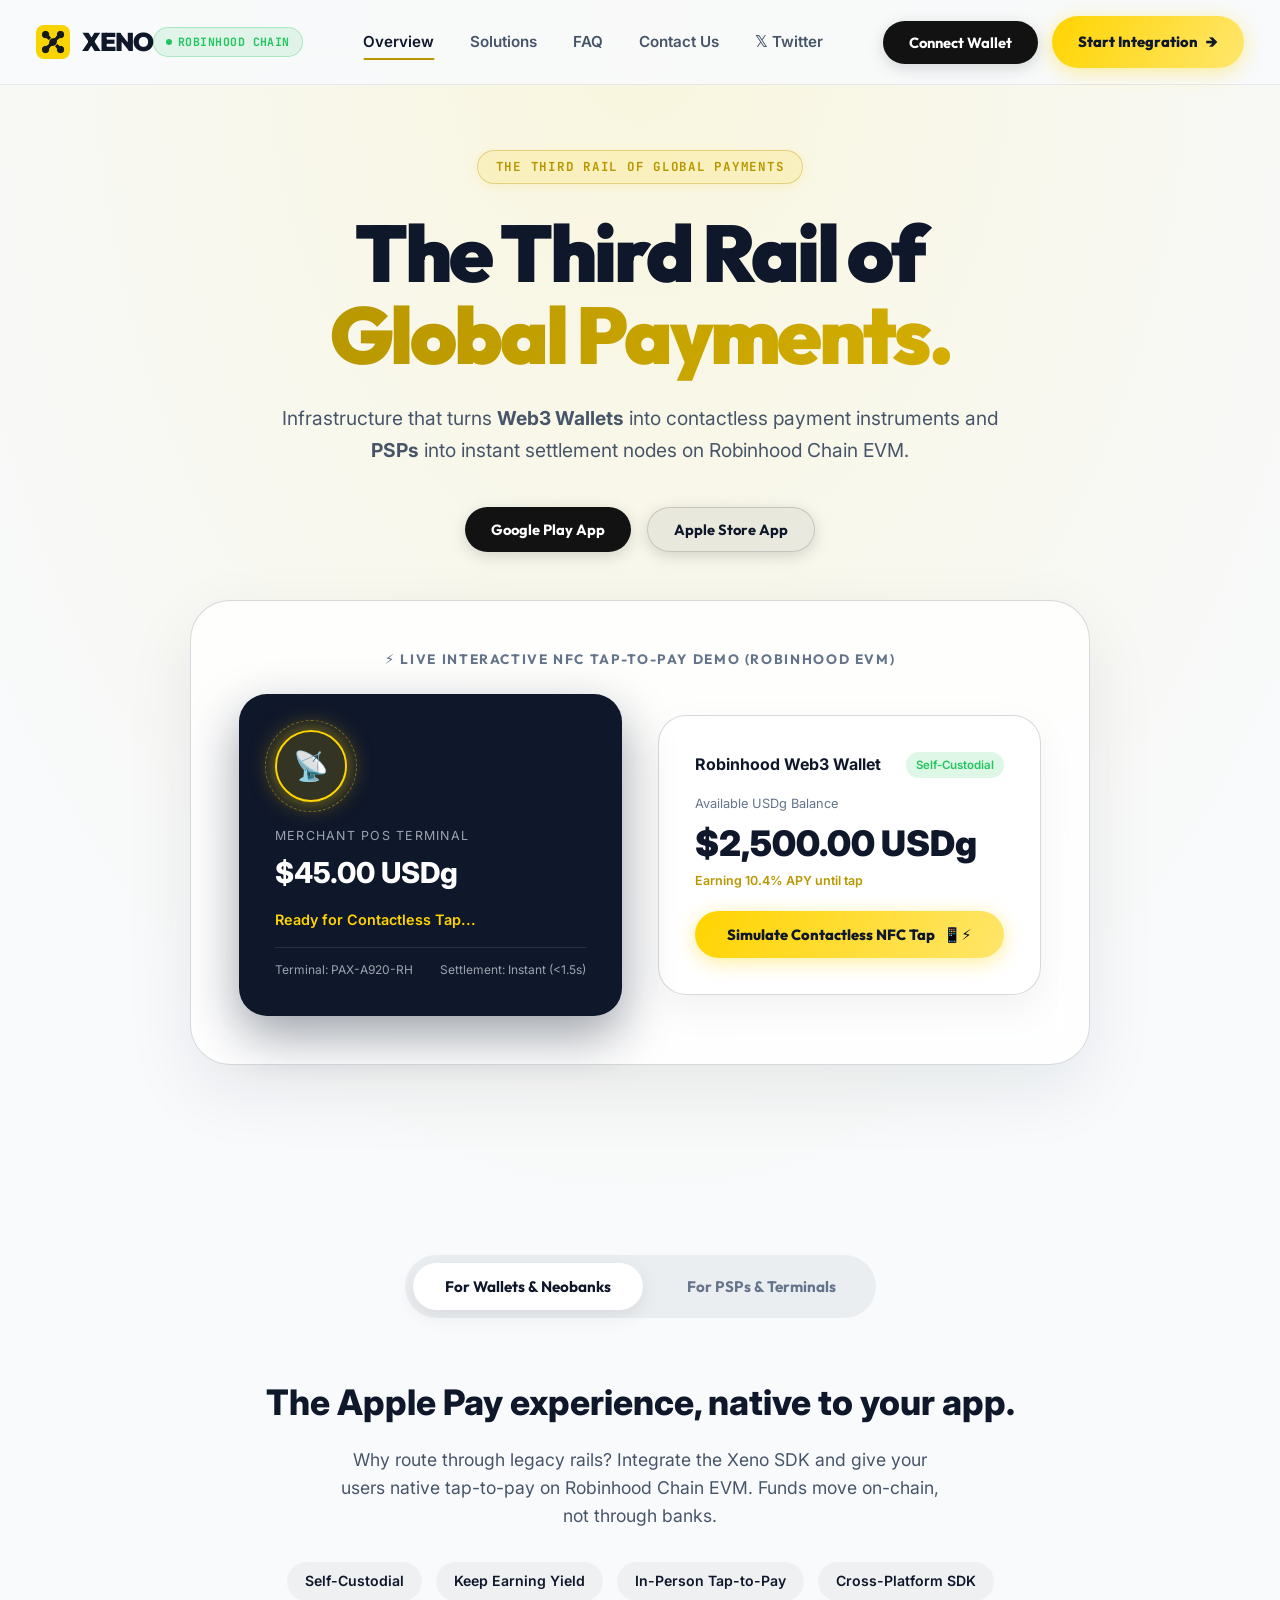
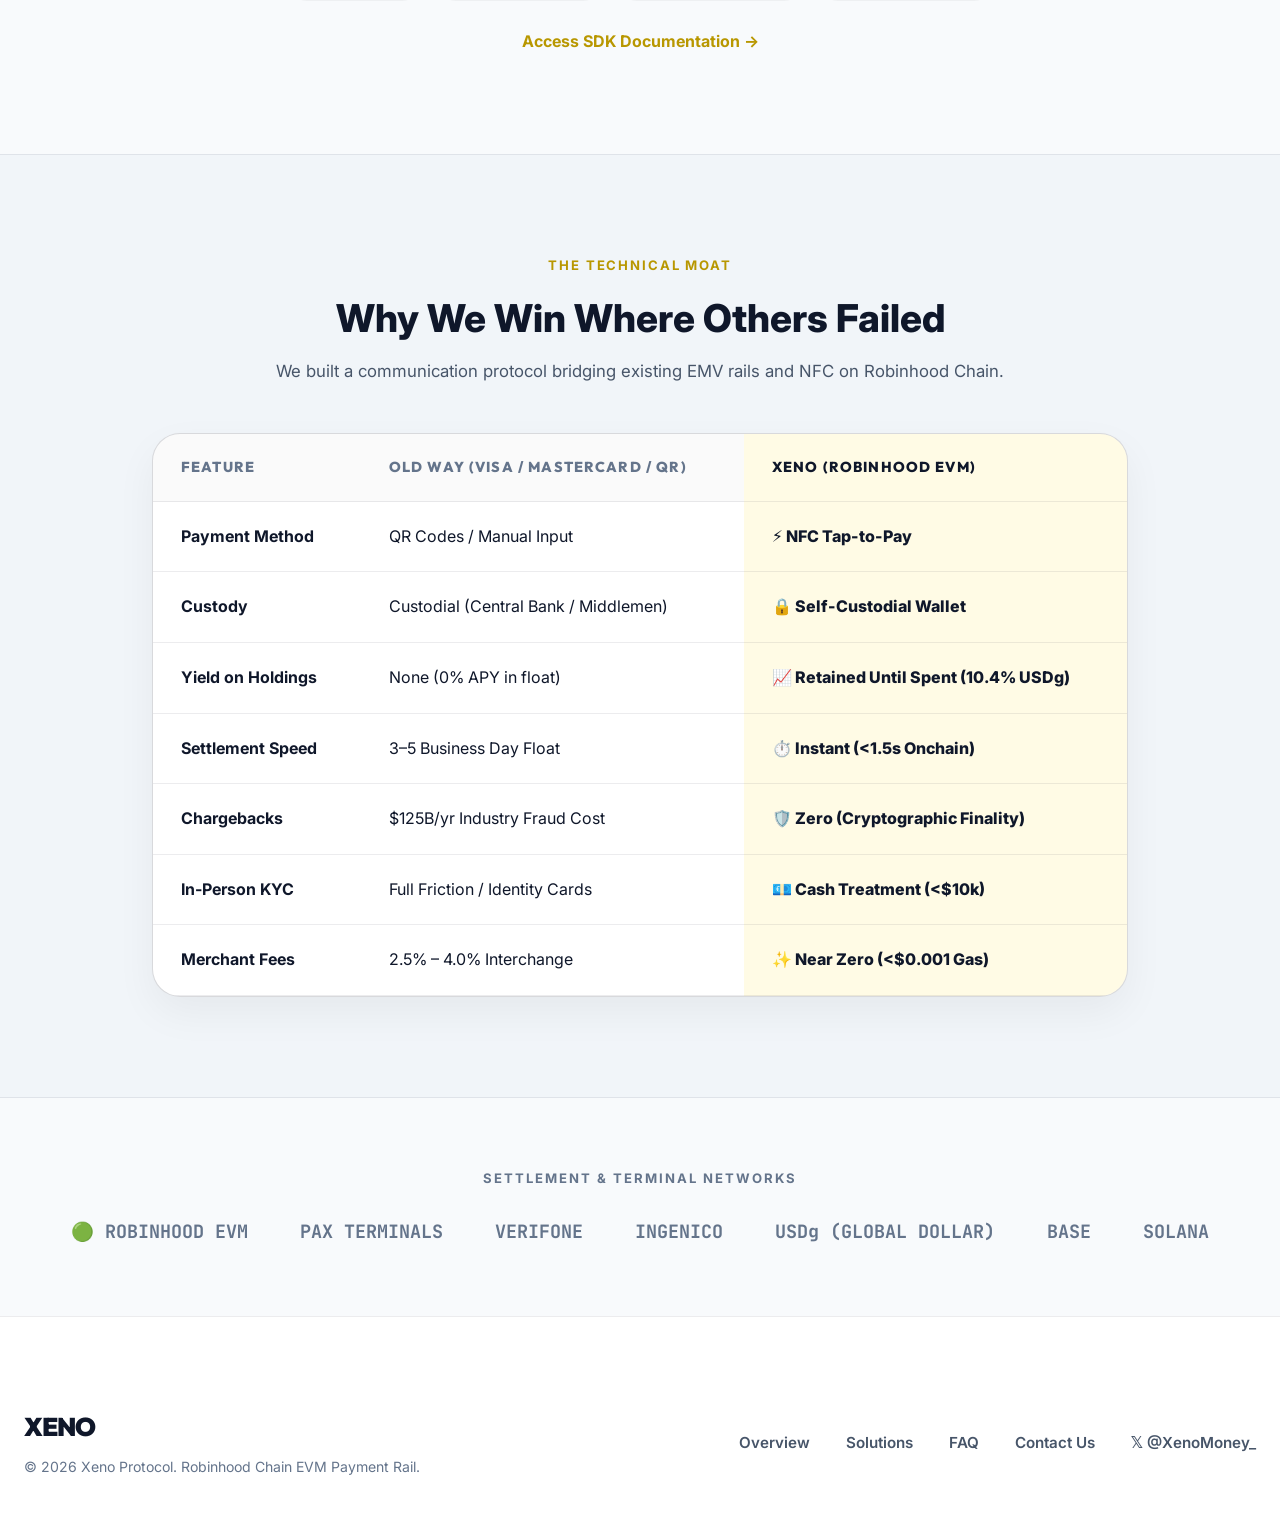
<file: index.html>
<!DOCTYPE html>
<html lang="en">
<head>
  <meta charset="utf-8" />
  <meta name="viewport" content="width=device-width, initial-scale=1" />
  <title>Xeno | A New Card Scheme Alongside Visa & Mastercard (Robinhood Chain)</title>
  <meta name="description" content="Xeno is a new card scheme for stablecoins. Self-custodial NFC tap-to-pay with instant settlement, zero chargebacks, and no middlemen on Robinhood Chain EVM." />
  <meta name="theme-color" content="#f8fafc" />
  <link rel="stylesheet" href="styles.css" />
  <link rel="icon" type="image/png" href="favicon.png" />
  <link rel="icon" type="image/svg+xml" href="favicon.svg" />
  <link rel="apple-touch-icon" href="apple-touch-icon.png" />
  <meta property="og:title" content="Xeno | The Third Rail of Global Payments" />
  <meta property="og:description" content="Infrastructure that turns Web3 Wallets into contactless payment instruments and PSPs into instant settlement nodes." />
  <meta name="virtual-protocol-site-verification" content="8f9d9d792d46a58b9f2fd79cabc322c4" />
</head>
<body>

  <!-- Header Navigation -->
  <header class="navbar">
    <div class="navbar-inner">
      <div style="display: flex; align-items: center;">
        <a href="index.html" class="brand-logo">
          <img src="logo.png" alt="Xeno logo" style="width: 34px; height: 34px; border-radius: 8px; object-fit: contain;">
          <span>XENO</span>
        </a>

        <div class="chain-tag">
          <span style="width: 6px; height: 6px; border-radius: 50%; background: #22c55e; display: inline-block;"></span>
          ROBINHOOD CHAIN
        </div>
      </div>

      <nav class="nav-links">
        <a href="index.html" class="nav-link active">Overview</a>
        <a href="solutions.html" class="nav-link">Solutions</a>
        <a href="faq.html" class="nav-link">FAQ</a>
        <a href="contact.html" class="nav-link">Contact Us</a>
        <a href="https://x.com/XenoMoney_" target="_blank" class="nav-link">𝕏 Twitter</a>
      </nav>

      <div style="display: flex; align-items: center; gap: 14px;">
        <button class="btn-black connect-wallet-trigger" onclick="openWalletModal()">Connect Wallet</button>
        <a href="contact.html" class="btn-yellow">
          <span>Start Integration</span>
          <span style="font-size: 1.1rem;">→</span>
        </a>
      </div>
    </div>
  </header>

  <!-- HERO SECTION -->
  <section class="hero">
    <div class="max-w-7xl">
      <div class="hero-badge">THE THIRD RAIL OF GLOBAL PAYMENTS</div>
      
      <h1 class="hero-title">
        The Third Rail of<br/>
        <span class="highlight">Global Payments.</span>
      </h1>

      <p class="hero-sub">
        Infrastructure that turns <strong>Web3 Wallets</strong> into contactless payment instruments and <strong>PSPs</strong> into instant settlement nodes on Robinhood Chain EVM.
      </p>

      <div style="display: flex; justify-content: center; gap: 16px; margin-bottom: 40px; flex-wrap: wrap;">
        <button class="btn-black" onclick="openWalletModal()">
          <span>Google Play App</span>
        </button>
        <button class="btn-black" style="background: rgba(0,0,0,0.06); color: var(--text-primary); border: 1px solid var(--stroke-strong);" onclick="openWalletModal()">
          <span>Apple Store App</span>
        </button>
      </div>

      <!-- NFC TAP-TO-PAY TERMINAL SIMULATOR WIDGET -->
      <div class="nfc-simulator-wrap">
        <div style="font-family: var(--font-display); font-size: 0.85rem; font-weight: 700; color: var(--text-muted); text-transform: uppercase; letter-spacing: 0.12em; margin-bottom: 24px;">
          ⚡ LIVE INTERACTIVE NFC TAP-TO-PAY DEMO (ROBINHOOD EVM)
        </div>

        <div class="simulator-grid">
          
          <!-- POS Terminal Card -->
          <div class="pos-terminal-card">
            <div class="nfc-signal-ring">📡</div>
            <div style="font-size: 0.78rem; color: #9ca3af; text-transform: uppercase; letter-spacing: 0.1em; margin-bottom: 4px;">MERCHANT POS TERMINAL</div>
            <div style="font-size: 1.8rem; font-weight: 800; color: #ffffff; margin-bottom: 12px;">$45.00 USDg</div>
            
            <div id="terminalStatusText" style="font-family: var(--font-body); font-size: 0.9rem; color: var(--accent-yellow); font-weight: 600; margin-bottom: 16px;">
              Ready for Contactless Tap...
            </div>
            
            <div style="border-top: 1px solid rgba(255,255,255,0.1); padding-top: 12px; display: flex; justify-content: space-between; font-size: 0.75rem; color: #9ca3af;">
              <span>Terminal: PAX-A920-RH</span>
              <span id="terminalTxHash">Settlement: Instant (&lt;1.5s)</span>
            </div>
          </div>

          <!-- Phone Wallet Card -->
          <div class="phone-wallet-card">
            <div style="display: flex; justify-content: space-between; align-items: center; margin-bottom: 16px;">
              <span style="font-weight: 700; font-size: 1rem; color: var(--text-primary);">Robinhood Web3 Wallet</span>
              <span style="background: rgba(34,197,94,0.15); color: #22c55e; padding: 4px 10px; border-radius: 999px; font-size: 0.72rem; font-weight: 600;">Self-Custodial</span>
            </div>

            <div style="margin-bottom: 20px;">
              <div style="font-size: 0.8rem; color: var(--text-muted);">Available USDg Balance</div>
              <div id="walletBalanceDisplay" style="font-size: 2.2rem; font-weight: 900; color: var(--text-primary);">$2,500.00 USDg</div>
              <div style="font-size: 0.78rem; color: var(--accent-yellow-dark); font-weight: 600;">Earning 10.4% APY until tap</div>
            </div>

            <button id="simulateNfcTapBtn" class="btn-yellow" style="width: 100%; justify-content: center; padding: 14px 0;">
              <span>Simulate Contactless NFC Tap</span>
              <span>📱⚡</span>
            </button>
          </div>

        </div>
      </div>
    </div>
  </section>

  <!-- TAB SWITCHER SOLUTIONS SECTION -->
  <section class="switcher-section">
    <div class="max-w-5xl" style="text-align: center;">
      <div class="tab-buttons">
        <button class="tab-btn active" data-tab="wallets">For Wallets & Neobanks</button>
        <button class="tab-btn" data-tab="psps">For PSPs & Terminals</button>
      </div>

      <!-- Content 1: Wallets -->
      <div id="walletsSolutionContent">
        <h2 style="font-size: 2.2rem; font-weight: 800; margin-bottom: 16px;">The Apple Pay experience, native to your app.</h2>
        <p style="color: var(--text-secondary); font-size: 1.1rem; max-width: 620px; margin: 0 auto 32px;">
          Why route through legacy rails? Integrate the Xeno SDK and give your users native tap-to-pay on Robinhood Chain EVM. Funds move on-chain, not through banks.
        </p>

        <div style="display: flex; justify-content: center; gap: 14px; flex-wrap: wrap; margin-bottom: 28px;">
          <span style="background: rgba(0,0,0,0.04); padding: 8px 18px; border-radius: 999px; font-weight: 600; font-size: 0.88rem;">Self-Custodial</span>
          <span style="background: rgba(0,0,0,0.04); padding: 8px 18px; border-radius: 999px; font-weight: 600; font-size: 0.88rem;">Keep Earning Yield</span>
          <span style="background: rgba(0,0,0,0.04); padding: 8px 18px; border-radius: 999px; font-weight: 600; font-size: 0.88rem;">In-Person Tap-to-Pay</span>
          <span style="background: rgba(0,0,0,0.04); padding: 8px 18px; border-radius: 999px; font-weight: 600; font-size: 0.88rem;">Cross-Platform SDK</span>
        </div>

        <a href="solutions.html" style="color: var(--accent-yellow-dark); font-weight: 700; font-size: 1rem;">
          Access SDK Documentation →
        </a>
      </div>

      <!-- Content 2: PSPs -->
      <div id="pspsSolutionContent" style="display: none;">
        <h2 style="font-size: 2.2rem; font-weight: 800; margin-bottom: 16px;">A New Card Scheme. Alongside Visa & Mastercard.</h2>
        <p style="color: var(--text-secondary); font-size: 1.1rem; max-width: 620px; margin: 0 auto 32px;">
          Xeno integrates as a kernel update on existing PAX, Verifone, and Ingenico terminals. Accept USDg stablecoin payments with instant settlement and zero chargebacks.
        </p>
        <a href="solutions.html" style="color: var(--accent-yellow-dark); font-weight: 700; font-size: 1rem;">
          View Terminal Kernel Specifications →
        </a>
      </div>
    </div>
  </section>

  <!-- TECHNICAL COMPARISON MATRIX -->
  <section class="comparison-section">
    <div class="max-w-5xl">
      <div style="text-align: center; margin-bottom: 48px;">
        <div style="color: var(--accent-yellow-dark); font-weight: 700; font-size: 0.82rem; letter-spacing: 0.14em; text-transform: uppercase; margin-bottom: 12px;">THE TECHNICAL MOAT</div>
        <h2 style="font-size: 2.4rem; font-weight: 800;">Why We Win Where Others Failed</h2>
        <p style="color: var(--text-secondary); font-size: 1.05rem; margin-top: 8px;">We built a communication protocol bridging existing EMV rails and NFC on Robinhood Chain.</p>
      </div>

      <table class="comparison-table">
        <thead>
          <tr>
            <th>Feature</th>
            <th>Old Way (Visa / Mastercard / QR)</th>
            <th class="highlight-col">Xeno (Robinhood EVM)</th>
          </tr>
        </thead>
        <tbody>
          <tr>
            <td><strong>Payment Method</strong></td>
            <td>QR Codes / Manual Input</td>
            <td class="highlight-col">⚡ NFC Tap-to-Pay</td>
          </tr>
          <tr>
            <td><strong>Custody</strong></td>
            <td>Custodial (Central Bank / Middlemen)</td>
            <td class="highlight-col">🔒 Self-Custodial Wallet</td>
          </tr>
          <tr>
            <td><strong>Yield on Holdings</strong></td>
            <td>None (0% APY in float)</td>
            <td class="highlight-col">📈 Retained Until Spent (10.4% USDg)</td>
          </tr>
          <tr>
            <td><strong>Settlement Speed</strong></td>
            <td>3–5 Business Day Float</td>
            <td class="highlight-col">⏱️ Instant (&lt;1.5s Onchain)</td>
          </tr>
          <tr>
            <td><strong>Chargebacks</strong></td>
            <td>$125B/yr Industry Fraud Cost</td>
            <td class="highlight-col">🛡️ Zero (Cryptographic Finality)</td>
          </tr>
          <tr>
            <td><strong>In-Person KYC</strong></td>
            <td>Full Friction / Identity Cards</td>
            <td class="highlight-col">💶 Cash Treatment (&lt;$10k)</td>
          </tr>
          <tr>
            <td><strong>Merchant Fees</strong></td>
            <td>2.5% – 4.0% Interchange</td>
            <td class="highlight-col">✨ Near Zero (&lt;$0.001 Gas)</td>
          </tr>
        </tbody>
      </table>
    </div>
  </section>

  <!-- SETTLEMENT NETWORKS STRIP -->
  <div class="partner-strip">
    <div class="max-w-7xl">
      <div style="font-size: 0.82rem; font-weight: 700; color: var(--text-muted); letter-spacing: 0.15em; text-transform: uppercase;">SETTLEMENT & TERMINAL NETWORKS</div>
      <div class="partner-logos">
        <span>🟢 ROBINHOOD EVM</span>
        <span>PAX TERMINALS</span>
        <span>VERIFONE</span>
        <span>INGENICO</span>
        <span>USDg (GLOBAL DOLLAR)</span>
        <span>BASE</span>
        <span>SOLANA</span>
      </div>
    </div>
  </div>

  <!-- FOOTER -->
  <footer>
    <div class="max-w-7xl" style="display: flex; justify-content: space-between; align-items: center; flex-wrap: wrap; gap: 24px;">
      <div>
        <div class="brand-logo" style="margin-bottom: 8px;">XENO</div>
        <p style="font-size: 0.88rem; color: var(--text-muted);">&copy; 2026 Xeno Protocol. Robinhood Chain EVM Payment Rail.</p>
      </div>

      <div class="nav-links" style="display: flex;">
        <a href="index.html" class="nav-link">Overview</a>
        <a href="solutions.html" class="nav-link">Solutions</a>
        <a href="faq.html" class="nav-link">FAQ</a>
        <a href="contact.html" class="nav-link">Contact Us</a>
        <a href="https://x.com/XenoMoney_" target="_blank" class="nav-link">𝕏 @XenoMoney_</a>
      </div>
    </div>
  </footer>

  <!-- Wallet Connection Modal -->
  <div class="modal-backdrop" id="walletModal">
    <div class="modal-content-xeno">
      <div style="display: flex; justify-content: space-between; align-items: center; margin-bottom: 20px;">
        <h3 style="font-size: 1.2rem; font-weight: 800; color: var(--text-primary);">Connect EVM Wallet</h3>
        <button style="background: transparent; border: none; color: var(--text-muted); font-size: 1.5rem;" onclick="closeWalletModal()">&times;</button>
      </div>
      <p style="color: var(--text-secondary); font-size: 0.92rem; margin-bottom: 24px; line-height: 1.5;">
        Connect Robinhood Web3 Wallet to test gasless USDg NFC tap-to-pay transactions on Robinhood EVM.
      </p>
      <button class="btn-yellow" style="width: 100%; justify-content: center; padding: 14px 0;" onclick="connectRealEIP1193Wallet()">
        Confirm Robinhood Wallet Connection
      </button>
    </div>
  </div>

  <script src="app.js"></script>
</body>
</html>
</file>
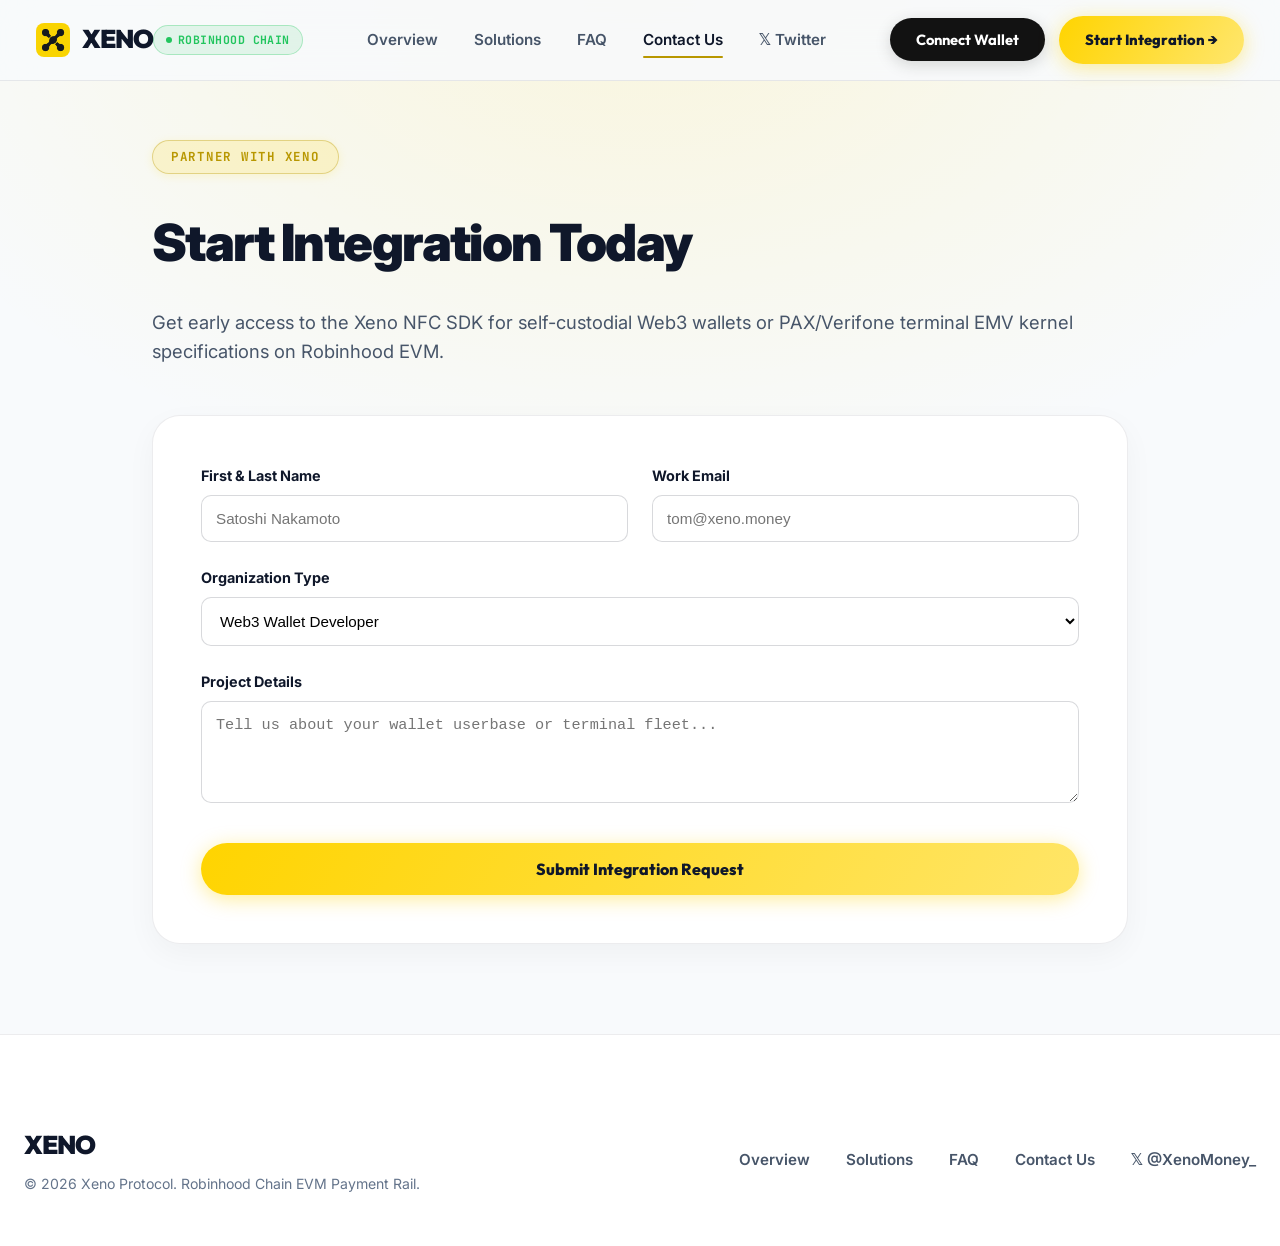
<file: contact.html>
<!DOCTYPE html>
<html lang="en">
<head>
  <meta charset="utf-8" />
  <meta name="viewport" content="width=device-width, initial-scale=1" />
  <title>Contact & Integration — Xeno Protocol</title>
  <meta name="description" content="Contact Xeno engineering to request Web3 wallet SDK access or terminal kernel specifications for Robinhood Chain EVM." />
  <link rel="stylesheet" href="styles.css" />
  <link rel="icon" type="image/png" href="favicon.png" />
  <link rel="icon" type="image/svg+xml" href="favicon.svg" />
  <link rel="apple-touch-icon" href="apple-touch-icon.png" />
  <meta name="virtual-protocol-site-verification" content="c05f5a1ba52d411ad6922786be8b5076" />
</head>
<body>

  <!-- Header Navigation -->
  <header class="navbar">
    <div class="navbar-inner">
      <div style="display: flex; align-items: center;">
        <a href="index.html" class="brand-logo">
          <img src="logo.png" alt="Xeno logo" style="width: 34px; height: 34px; border-radius: 8px; object-fit: contain;">
          <span>XENO</span>
        </a>

        <div class="chain-tag">
          <span style="width: 6px; height: 6px; border-radius: 50%; background: #22c55e; display: inline-block;"></span>
          ROBINHOOD CHAIN
        </div>
      </div>

      <nav class="nav-links">
        <a href="index.html" class="nav-link">Overview</a>
        <a href="solutions.html" class="nav-link">Solutions</a>
        <a href="faq.html" class="nav-link">FAQ</a>
        <a href="contact.html" class="nav-link active">Contact Us</a>
        <a href="https://x.com/XenoMoney_" target="_blank" class="nav-link">𝕏 Twitter</a>
      </nav>

      <div style="display: flex; align-items: center; gap: 14px;">
        <button class="btn-black connect-wallet-trigger" onclick="openWalletModal()">Connect Wallet</button>
        <a href="contact.html" class="btn-yellow">Start Integration →</a>
      </div>
    </div>
  </header>

  <!-- CONTACT FORM CONTENT -->
  <main class="max-w-5xl" style="padding-top: 140px; padding-bottom: 90px;">
    <div class="hero-badge">PARTNER WITH XENO</div>
    <h1 style="font-size: 3.2rem; font-weight: 900; margin-bottom: 24px; letter-spacing: -0.03em;">
      Start Integration Today
    </h1>
    <p style="color: var(--text-secondary); font-size: 1.15rem; margin-bottom: 48px; line-height: 1.6;">
      Get early access to the Xeno NFC SDK for self-custodial Web3 wallets or PAX/Verifone terminal EMV kernel specifications on Robinhood EVM.
    </p>

    <div style="background: var(--surface-white); border: 1px solid var(--stroke); border-radius: var(--radius-lg); padding: 48px; box-shadow: 0 10px 30px rgba(0,0,0,0.04);">
      <form onsubmit="event.preventDefault(); showToast('Integration Request Submitted! Our team will contact you within 24 hours.');">
        <div style="display: grid; grid-template-columns: 1fr 1fr; gap: 24px; margin-bottom: 24px;">
          <div>
            <label style="display: block; font-weight: 700; font-size: 0.9rem; margin-bottom: 8px;">First & Last Name</label>
            <input type="text" required placeholder="Satoshi Nakamoto" style="width: 100%; padding: 14px; border-radius: var(--radius-sm); border: 1px solid var(--stroke-strong); font-size: 0.95rem;" />
          </div>

          <div>
            <label style="display: block; font-weight: 700; font-size: 0.9rem; margin-bottom: 8px;">Work Email</label>
            <input type="email" required placeholder="tom@xeno.money" style="width: 100%; padding: 14px; border-radius: var(--radius-sm); border: 1px solid var(--stroke-strong); font-size: 0.95rem;" />
          </div>
        </div>

        <div style="margin-bottom: 24px;">
          <label style="display: block; font-weight: 700; font-size: 0.9rem; margin-bottom: 8px;">Organization Type</label>
          <select style="width: 100%; padding: 14px; border-radius: var(--radius-sm); border: 1px solid var(--stroke-strong); font-size: 0.95rem; background: #fff;">
            <option>Web3 Wallet Developer</option>
            <option>Payment Service Provider (PSP)</option>
            <option>POS Terminal Manufacturer (PAX / Verifone / Ingenico)</option>
            <option>Merchant / Retailer</option>
          </select>
        </div>

        <div style="margin-bottom: 32px;">
          <label style="display: block; font-weight: 700; font-size: 0.9rem; margin-bottom: 8px;">Project Details</label>
          <textarea rows="4" required placeholder="Tell us about your wallet userbase or terminal fleet..." style="width: 100%; padding: 14px; border-radius: var(--radius-sm); border: 1px solid var(--stroke-strong); font-size: 0.95rem;"></textarea>
        </div>

        <button type="submit" class="btn-yellow" style="width: 100%; justify-content: center; padding: 16px 0; font-size: 1rem;">
          Submit Integration Request
        </button>
      </form>
    </div>
  </main>

  <!-- FOOTER -->
  <footer>
    <div class="max-w-7xl" style="display: flex; justify-content: space-between; align-items: center; flex-wrap: wrap; gap: 24px;">
      <div>
        <div class="brand-logo" style="margin-bottom: 8px;">XENO</div>
        <p style="font-size: 0.88rem; color: var(--text-muted);">&copy; 2026 Xeno Protocol. Robinhood Chain EVM Payment Rail.</p>
      </div>

      <div class="nav-links" style="display: flex;">
        <a href="index.html" class="nav-link">Overview</a>
        <a href="solutions.html" class="nav-link">Solutions</a>
        <a href="faq.html" class="nav-link">FAQ</a>
        <a href="contact.html" class="nav-link">Contact Us</a>
        <a href="https://x.com/XenoMoney_" target="_blank" class="nav-link">𝕏 @XenoMoney_</a>
      </div>
    </div>
  </footer>

  <script src="app.js"></script>
</body>
</html>
</file>
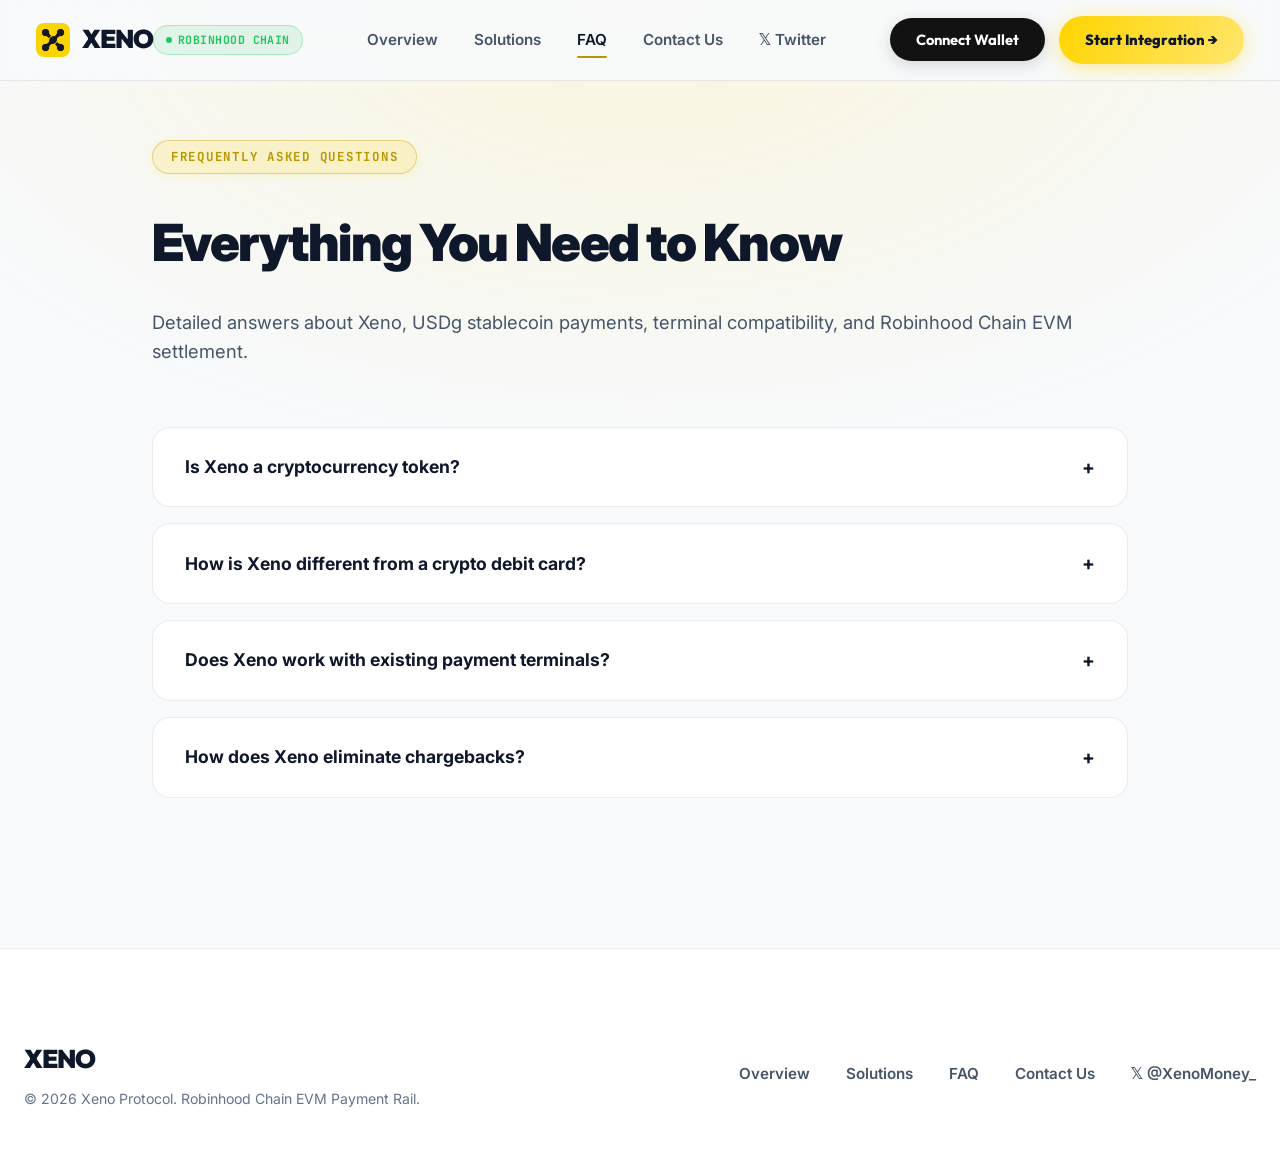
<file: faq.html>
<!DOCTYPE html>
<html lang="en">
<head>
  <meta charset="utf-8" />
  <meta name="viewport" content="width=device-width, initial-scale=1" />
  <title>Frequently Asked Questions — Xeno Card Scheme</title>
  <meta name="description" content="Frequently asked questions about Xeno stablecoin card scheme, Robinhood EVM payments, zero chargebacks, and NFC tap-to-pay infrastructure." />
  <link rel="stylesheet" href="styles.css" />
  <link rel="icon" type="image/png" href="favicon.png" />
  <link rel="icon" type="image/svg+xml" href="favicon.svg" />
  <link rel="apple-touch-icon" href="apple-touch-icon.png" />
  <meta name="virtual-protocol-site-verification" content="c05f5a1ba52d411ad6922786be8b5076" />
</head>
<body>

  <!-- Header Navigation -->
  <header class="navbar">
    <div class="navbar-inner">
      <div style="display: flex; align-items: center;">
        <a href="index.html" class="brand-logo">
          <img src="logo.png" alt="Xeno logo" style="width: 34px; height: 34px; border-radius: 8px; object-fit: contain;">
          <span>XENO</span>
        </a>

        <div class="chain-tag">
          <span style="width: 6px; height: 6px; border-radius: 50%; background: #22c55e; display: inline-block;"></span>
          ROBINHOOD CHAIN
        </div>
      </div>

      <nav class="nav-links">
        <a href="index.html" class="nav-link">Overview</a>
        <a href="solutions.html" class="nav-link">Solutions</a>
        <a href="faq.html" class="nav-link active">FAQ</a>
        <a href="contact.html" class="nav-link">Contact Us</a>
        <a href="https://x.com/XenoMoney_" target="_blank" class="nav-link">𝕏 Twitter</a>
      </nav>

      <div style="display: flex; align-items: center; gap: 14px;">
        <button class="btn-black connect-wallet-trigger" onclick="openWalletModal()">Connect Wallet</button>
        <a href="contact.html" class="btn-yellow">Start Integration →</a>
      </div>
    </div>
  </header>

  <!-- FAQ CONTENT -->
  <main class="max-w-5xl" style="padding-top: 140px; padding-bottom: 90px;">
    <div class="hero-badge">FREQUENTLY ASKED QUESTIONS</div>
    <h1 style="font-size: 3.2rem; font-weight: 900; margin-bottom: 24px; letter-spacing: -0.03em;">
      Everything You Need to Know
    </h1>
    <p style="color: var(--text-secondary); font-size: 1.15rem; margin-bottom: 60px; line-height: 1.6;">
      Detailed answers about Xeno, USDg stablecoin payments, terminal compatibility, and Robinhood Chain EVM settlement.
    </p>

    <div style="display: flex; flex-direction: column; gap: 16px; margin-bottom: 60px;">
      
      <!-- FAQ Item 1 -->
      <div style="background: var(--surface-white); border: 1px solid var(--stroke); border-radius: var(--radius-md); overflow: hidden;">
        <div class="faq-accordion-header" style="padding: 24px 32px; display: flex; justify-content: space-between; align-items: center; cursor: pointer; font-weight: 700; font-size: 1.1rem; color: var(--text-primary);">
          <span>Is Xeno a cryptocurrency token?</span>
          <span style="font-size: 1.2rem;">+</span>
        </div>
        <div class="faq-accordion-body" style="max-height: 0; overflow: hidden; transition: max-height 0.3s ease; padding: 0 32px;">
          <p style="color: var(--text-secondary); line-height: 1.65; padding-bottom: 24px; font-size: 0.98rem;">
            No. Xeno is not a token and does not have its own cryptocurrency. Xeno is a payment network — infrastructure that lets people pay with existing stablecoins like USDg and EURC by tapping their phone, similar to Apple Pay. There is no XENO token, no presale, and no airdrop.
          </p>
        </div>
      </div>

      <!-- FAQ Item 2 -->
      <div style="background: var(--surface-white); border: 1px solid var(--stroke); border-radius: var(--radius-md); overflow: hidden;">
        <div class="faq-accordion-header" style="padding: 24px 32px; display: flex; justify-content: space-between; align-items: center; cursor: pointer; font-weight: 700; font-size: 1.1rem; color: var(--text-primary);">
          <span>How is Xeno different from a crypto debit card?</span>
          <span style="font-size: 1.2rem;">+</span>
        </div>
        <div class="faq-accordion-body" style="max-height: 0; overflow: hidden; transition: max-height 0.3s ease; padding: 0 32px;">
          <p style="color: var(--text-secondary); line-height: 1.65; padding-bottom: 24px; font-size: 0.98rem;">
            Crypto debit cards convert your crypto to fiat at the moment of payment and route through Visa or Mastercard. You lose self-custody, can't earn yield, and the merchant pays heavy interchange fees. With Xeno, users keep self-custody of their USDg, earn yield until the moment of payment, and settle peer-to-peer on Robinhood EVM.
          </p>
        </div>
      </div>

      <!-- FAQ Item 3 -->
      <div style="background: var(--surface-white); border: 1px solid var(--stroke); border-radius: var(--radius-md); overflow: hidden;">
        <div class="faq-accordion-header" style="padding: 24px 32px; display: flex; justify-content: space-between; align-items: center; cursor: pointer; font-weight: 700; font-size: 1.1rem; color: var(--text-primary);">
          <span>Does Xeno work with existing payment terminals?</span>
          <span style="font-size: 1.2rem;">+</span>
        </div>
        <div class="faq-accordion-body" style="max-height: 0; overflow: hidden; transition: max-height 0.3s ease; padding: 0 32px;">
          <p style="color: var(--text-secondary); line-height: 1.65; padding-bottom: 24px; font-size: 0.98rem;">
            Yes. Xeno ships as a kernel update for existing PAX, Verifone, and Ingenico terminals — no new hardware required. Merchants accept stablecoin payments through the same terminal they already use alongside Visa and Mastercard.
          </p>
        </div>
      </div>

      <!-- FAQ Item 4 -->
      <div style="background: var(--surface-white); border: 1px solid var(--stroke); border-radius: var(--radius-md); overflow: hidden;">
        <div class="faq-accordion-header" style="padding: 24px 32px; display: flex; justify-content: space-between; align-items: center; cursor: pointer; font-weight: 700; font-size: 1.1rem; color: var(--text-primary);">
          <span>How does Xeno eliminate chargebacks?</span>
          <span style="font-size: 1.2rem;">+</span>
        </div>
        <div class="faq-accordion-body" style="max-height: 0; overflow: hidden; transition: max-height 0.3s ease; padding: 0 32px;">
          <p style="color: var(--text-secondary); line-height: 1.65; padding-bottom: 24px; font-size: 0.98rem;">
            Transactions are signed cryptographically on-device by the user's private key and settled directly on Robinhood Chain EVM. Onchain settlement provides irreversible finality in under 1.5 seconds, eliminating credit card chargeback fraud.
          </p>
        </div>
      </div>

    </div>
  </main>

  <!-- FOOTER -->
  <footer>
    <div class="max-w-7xl" style="display: flex; justify-content: space-between; align-items: center; flex-wrap: wrap; gap: 24px;">
      <div>
        <div class="brand-logo" style="margin-bottom: 8px;">XENO</div>
        <p style="font-size: 0.88rem; color: var(--text-muted);">&copy; 2026 Xeno Protocol. Robinhood Chain EVM Payment Rail.</p>
      </div>

      <div class="nav-links" style="display: flex;">
        <a href="index.html" class="nav-link">Overview</a>
        <a href="solutions.html" class="nav-link">Solutions</a>
        <a href="faq.html" class="nav-link">FAQ</a>
        <a href="contact.html" class="nav-link">Contact Us</a>
        <a href="https://x.com/XenoMoney_" target="_blank" class="nav-link">𝕏 @XenoMoney_</a>
      </div>
    </div>
  </footer>

  <script src="app.js"></script>
</body>
</html>
</file>
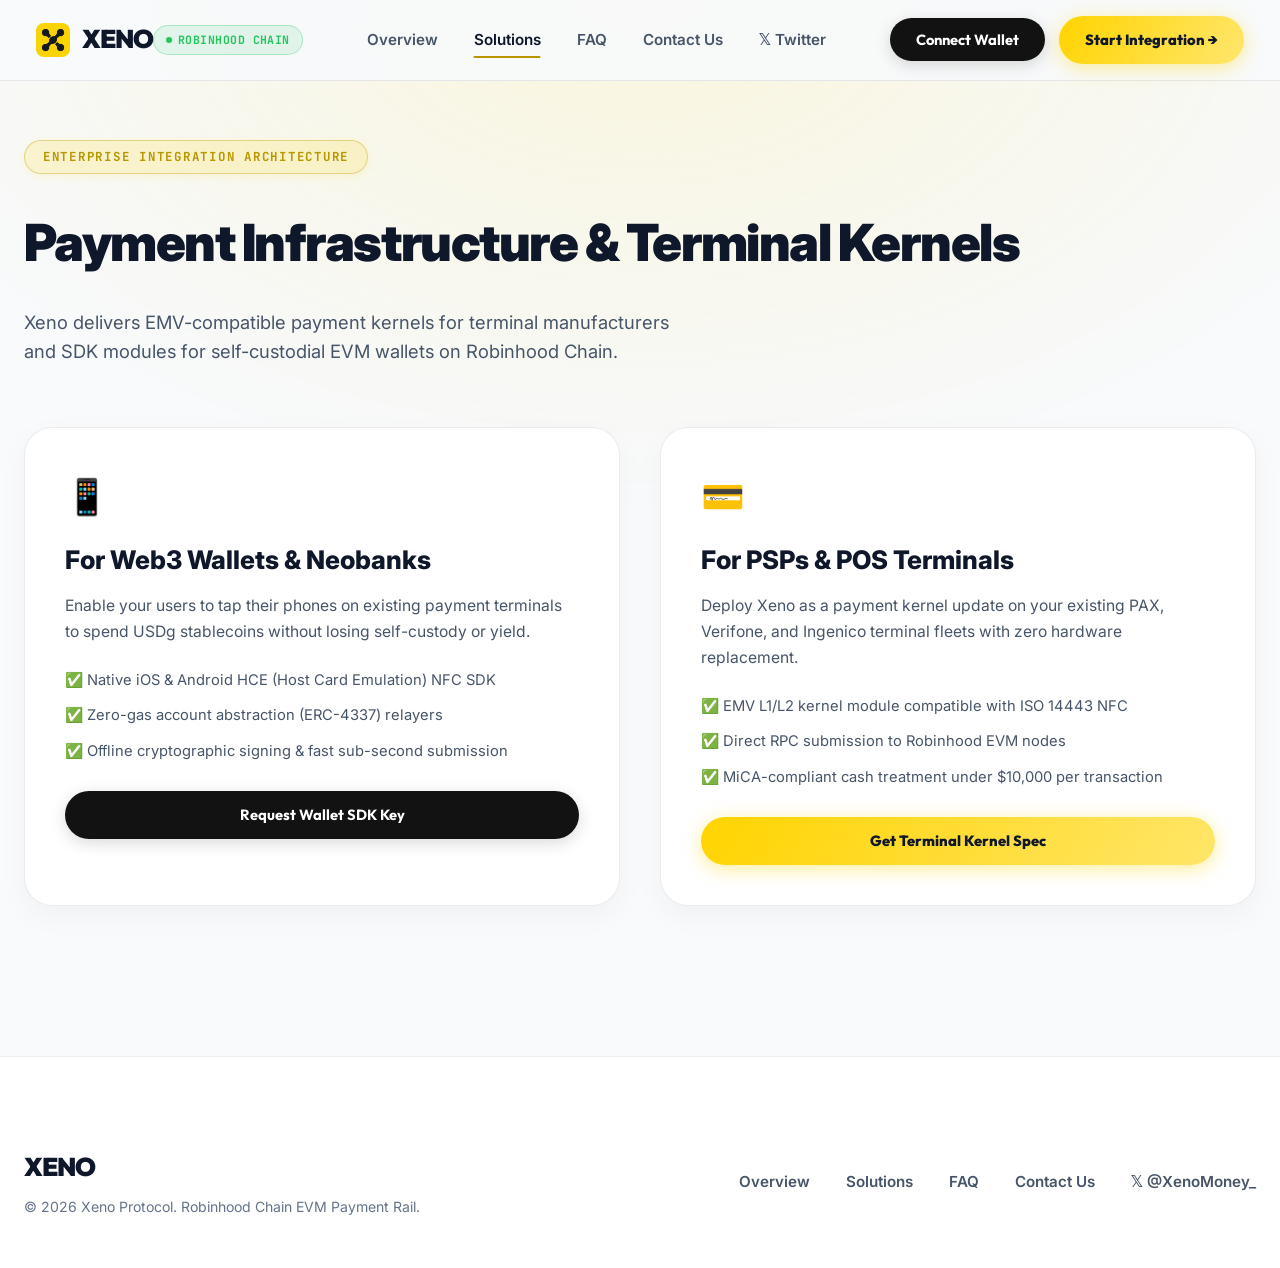
<file: solutions.html>
<!DOCTYPE html>
<html lang="en">
<head>
  <meta charset="utf-8" />
  <meta name="viewport" content="width=device-width, initial-scale=1" />
  <title>Solutions & Kernel SDK — Xeno (Robinhood Chain)</title>
  <meta name="description" content="Integrate the Xeno EMV payment kernel into PAX, Verifone, and Ingenico terminals, or embed the NFC Tap-to-Pay SDK into Web3 wallets on Robinhood EVM." />
  <link rel="stylesheet" href="styles.css" />
  <link rel="icon" type="image/png" href="favicon.png" />
  <link rel="icon" type="image/svg+xml" href="favicon.svg" />
  <link rel="apple-touch-icon" href="apple-touch-icon.png" />
  <meta name="virtual-protocol-site-verification" content="c05f5a1ba52d411ad6922786be8b5076" />
</head>
<body>

  <!-- Header Navigation -->
  <header class="navbar">
    <div class="navbar-inner">
      <div style="display: flex; align-items: center;">
        <a href="index.html" class="brand-logo">
          <img src="logo.png" alt="Xeno logo" style="width: 34px; height: 34px; border-radius: 8px; object-fit: contain;">
          <span>XENO</span>
        </a>

        <div class="chain-tag">
          <span style="width: 6px; height: 6px; border-radius: 50%; background: #22c55e; display: inline-block;"></span>
          ROBINHOOD CHAIN
        </div>
      </div>

      <nav class="nav-links">
        <a href="index.html" class="nav-link">Overview</a>
        <a href="solutions.html" class="nav-link active">Solutions</a>
        <a href="faq.html" class="nav-link">FAQ</a>
        <a href="contact.html" class="nav-link">Contact Us</a>
        <a href="https://x.com/XenoMoney_" target="_blank" class="nav-link">𝕏 Twitter</a>
      </nav>

      <div style="display: flex; align-items: center; gap: 14px;">
        <button class="btn-black connect-wallet-trigger" onclick="openWalletModal()">Connect Wallet</button>
        <a href="contact.html" class="btn-yellow">Start Integration →</a>
      </div>
    </div>
  </header>

  <!-- SOLUTIONS CONTENT -->
  <main class="max-w-7xl" style="padding-top: 140px; padding-bottom: 90px;">
    <div class="hero-badge">ENTERPRISE INTEGRATION ARCHITECTURE</div>
    <h1 style="font-size: 3.2rem; font-weight: 900; margin-bottom: 24px; letter-spacing: -0.03em;">
      Payment Infrastructure & Terminal Kernels
    </h1>
    <p style="color: var(--text-secondary); font-size: 1.15rem; max-width: 680px; margin-bottom: 60px; line-height: 1.6;">
      Xeno delivers EMV-compatible payment kernels for terminal manufacturers and SDK modules for self-custodial EVM wallets on Robinhood Chain.
    </p>

    <div style="display: grid; grid-template-columns: 1fr 1fr; gap: 40px; margin-bottom: 60px;">
      
      <div style="background: var(--surface-white); border: 1px solid var(--stroke); border-radius: var(--radius-lg); padding: 40px; box-shadow: 0 10px 30px rgba(0,0,0,0.04);">
        <div style="font-size: 2.2rem; margin-bottom: 16px;">📱</div>
        <h2 style="font-size: 1.6rem; font-weight: 800; margin-bottom: 12px;">For Web3 Wallets & Neobanks</h2>
        <p style="color: var(--text-secondary); font-size: 0.98rem; line-height: 1.65; margin-bottom: 24px;">
          Enable your users to tap their phones on existing payment terminals to spend USDg stablecoins without losing self-custody or yield.
        </p>
        <ul style="list-style: none; display: flex; flex-direction: column; gap: 12px; margin-bottom: 28px; font-size: 0.92rem; color: var(--text-secondary);">
          <li>✅ Native iOS & Android HCE (Host Card Emulation) NFC SDK</li>
          <li>✅ Zero-gas account abstraction (ERC-4337) relayers</li>
          <li>✅ Offline cryptographic signing & fast sub-second submission</li>
        </ul>
        <a href="contact.html" class="btn-black" style="width: 100%; justify-content: center;">Request Wallet SDK Key</a>
      </div>

      <div style="background: var(--surface-white); border: 1px solid var(--stroke); border-radius: var(--radius-lg); padding: 40px; box-shadow: 0 10px 30px rgba(0,0,0,0.04);">
        <div style="font-size: 2.2rem; margin-bottom: 16px;">💳</div>
        <h2 style="font-size: 1.6rem; font-weight: 800; margin-bottom: 12px;">For PSPs & POS Terminals</h2>
        <p style="color: var(--text-secondary); font-size: 0.98rem; line-height: 1.65; margin-bottom: 24px;">
          Deploy Xeno as a payment kernel update on your existing PAX, Verifone, and Ingenico terminal fleets with zero hardware replacement.
        </p>
        <ul style="list-style: none; display: flex; flex-direction: column; gap: 12px; margin-bottom: 28px; font-size: 0.92rem; color: var(--text-secondary);">
          <li>✅ EMV L1/L2 kernel module compatible with ISO 14443 NFC</li>
          <li>✅ Direct RPC submission to Robinhood EVM nodes</li>
          <li>✅ MiCA-compliant cash treatment under $10,000 per transaction</li>
        </ul>
        <a href="contact.html" class="btn-yellow" style="width: 100%; justify-content: center;">Get Terminal Kernel Spec</a>
      </div>

    </div>
  </main>

  <!-- FOOTER -->
  <footer>
    <div class="max-w-7xl" style="display: flex; justify-content: space-between; align-items: center; flex-wrap: wrap; gap: 24px;">
      <div>
        <div class="brand-logo" style="margin-bottom: 8px;">XENO</div>
        <p style="font-size: 0.88rem; color: var(--text-muted);">&copy; 2026 Xeno Protocol. Robinhood Chain EVM Payment Rail.</p>
      </div>

      <div class="nav-links" style="display: flex;">
        <a href="index.html" class="nav-link">Overview</a>
        <a href="solutions.html" class="nav-link">Solutions</a>
        <a href="faq.html" class="nav-link">FAQ</a>
        <a href="contact.html" class="nav-link">Contact Us</a>
        <a href="https://x.com/XenoMoney_" target="_blank" class="nav-link">𝕏 @XenoMoney_</a>
      </div>
    </div>
  </footer>

  <script src="app.js"></script>
</body>
</html>
</file>
<file: styles.css>
/* ==========================================================================
   XENO - STABLECOIN CARD SCHEME FOR ROBINHOOD CHAIN (ENHANCED EFFECTS & FONTS)
   Fonts: Outfit (Display Headlines), Inter (Body Text), JetBrains Mono (Tech Specs)
   Effects: Glassmorphism Spotlight Glow, 3D Card Tilt, Animated Button Shimmer,
            Concentric NFC Radar Pulse, Table Row Glow Highlights
   ========================================================================== */

@import url('https://fonts.googleapis.com/css2?family=Inter:wght@300;400;500;600;700;800;900&family=JetBrains+Mono:wght@400;500;600;700&family=Outfit:wght@400;500;600;700;800;900&display=swap');

:root {
  --bg-soft: #f8fafc;
  --bg-softer: #f1f5f9;
  --surface-white: #ffffff;
  --surface-glass: rgba(255, 255, 255, 0.76);
  --surface-glass-card: rgba(255, 255, 255, 0.88);

  --stroke: rgba(15, 23, 42, 0.08);
  --stroke-strong: rgba(15, 23, 42, 0.16);

  --text-primary: #0f172a;
  --text-secondary: #475569;
  --text-muted: #64748b;
  --text-light: #94a3b8;

  --accent-yellow: #FFD400;
  --accent-yellow-light: #ffe866;
  --accent-yellow-dark: #B89700;
  --accent-black: #121212;
  --green: #22c55e;

  --font-display: 'Outfit', 'Inter', system-ui, -apple-system, sans-serif;
  --font-body: 'Inter', system-ui, -apple-system, sans-serif;
  --font-mono: 'JetBrains Mono', monospace;

  --radius-sm: 10px;
  --radius-md: 18px;
  --radius-lg: 28px;
  --radius-xl: 40px;
  --radius-pill: 9999px;
}

*, *::before, *::after {
  box-sizing: border-box;
  margin: 0;
  padding: 0;
}

html {
  scroll-behavior: smooth;
  font-size: 16px;
  background-color: var(--bg-soft);
  color: var(--text-primary);
  font-family: var(--font-body);
  -webkit-font-smoothing: antialiased;
}

body {
  min-height: 100vh;
  position: relative;
  overflow-x: hidden;
  line-height: 1.6;
  background:
    radial-gradient(80% 50% at 50% 0%, rgba(255, 212, 0, 0.12) 0%, transparent 80%),
    var(--bg-soft);
}

a {
  color: inherit;
  text-decoration: none;
}

button {
  font-family: inherit;
  cursor: pointer;
}

/* Layout Containers */
.max-w-7xl {
  max-width: 1280px;
  margin: 0 auto;
  padding: 0 24px;
}

.max-w-5xl {
  max-width: 1024px;
  margin: 0 auto;
  padding: 0 24px;
}

/* Navbar */
.navbar {
  position: fixed;
  top: 0;
  left: 0;
  right: 0;
  z-index: 100;
  background: rgba(248, 250, 252, 0.88);
  backdrop-filter: blur(20px);
  -webkit-backdrop-filter: blur(20px);
  border-bottom: 1px solid var(--stroke);
  padding: 16px 36px;
  transition: all 0.3s ease;
}

.navbar-inner {
  max-width: 1280px;
  margin: 0 auto;
  display: flex;
  align-items: center;
  justify-content: space-between;
}

.brand-logo {
  display: flex;
  align-items: center;
  gap: 12px;
  font-family: var(--font-display);
  font-size: 1.6rem;
  font-weight: 900;
  letter-spacing: -0.04em;
  color: var(--text-primary);
  transition: transform 0.2s ease;
}

.brand-logo:hover {
  transform: scale(1.03);
}

.chain-tag {
  display: inline-flex;
  align-items: center;
  gap: 6px;
  background: rgba(34, 197, 94, 0.1);
  border: 1px solid rgba(34, 197, 94, 0.3);
  color: var(--green);
  padding: 5px 12px;
  border-radius: var(--radius-pill);
  font-family: var(--font-mono);
  font-size: 0.72rem;
  font-weight: 700;
  letter-spacing: 0.04em;
}

.nav-links {
  display: flex;
  align-items: center;
  gap: 36px;
}

.nav-link {
  color: var(--text-secondary);
  font-size: 0.95rem;
  font-weight: 600;
  transition: all 0.2s ease;
  position: relative;
}

.nav-link::after {
  content: "";
  position: absolute;
  bottom: -6px;
  left: 50%;
  width: 0;
  height: 2px;
  background: var(--accent-yellow-dark);
  transition: all 0.25s ease;
  transform: translateX(-50%);
  border-radius: 2px;
}

.nav-link:hover, .nav-link.active {
  color: var(--text-primary);
}

.nav-link:hover::after, .nav-link.active::after {
  width: 100%;
}

/* Shimmer Buttons */
.btn-yellow {
  background: linear-gradient(120deg, #FFD400, #ffe566 50%, #FFD400);
  background-size: 200% 100%;
  color: var(--text-primary);
  padding: 12px 26px;
  border-radius: var(--radius-pill);
  font-family: var(--font-display);
  font-weight: 800;
  font-size: 0.92rem;
  border: none;
  display: inline-flex;
  align-items: center;
  gap: 8px;
  box-shadow: 0 4px 20px rgba(255, 212, 0, 0.4);
  transition: all 0.25s ease;
  position: relative;
  overflow: hidden;
}

.btn-yellow:hover {
  background-position: 100% 0;
  transform: translateY(-2px);
  box-shadow: 0 8px 28px rgba(255, 212, 0, 0.55);
}

.btn-black {
  background: var(--accent-black);
  color: #ffffff;
  padding: 12px 26px;
  border-radius: var(--radius-pill);
  font-family: var(--font-display);
  font-weight: 700;
  font-size: 0.92rem;
  border: none;
  display: inline-flex;
  align-items: center;
  gap: 8px;
  box-shadow: 0 4px 16px rgba(0, 0, 0, 0.15);
  transition: all 0.25s ease;
}

.btn-black:hover {
  background: #262626;
  transform: translateY(-2px);
  box-shadow: 0 8px 24px rgba(0, 0, 0, 0.25);
}

/* Hero Section */
.hero {
  padding-top: 150px;
  padding-bottom: 90px;
  text-align: center;
  position: relative;
}

.hero-badge {
  display: inline-flex;
  align-items: center;
  gap: 8px;
  background: rgba(255, 212, 0, 0.16);
  border: 1px solid rgba(184, 151, 0, 0.35);
  color: var(--accent-yellow-dark);
  padding: 6px 18px;
  border-radius: var(--radius-pill);
  font-family: var(--font-mono);
  font-size: 0.78rem;
  font-weight: 700;
  letter-spacing: 0.14em;
  text-transform: uppercase;
  margin-bottom: 28px;
  box-shadow: 0 2px 10px rgba(255, 212, 0, 0.15);
}

h1.hero-title {
  font-family: var(--font-display);
  font-size: clamp(44px, 6.5vw, 80px);
  line-height: 1.02;
  font-weight: 900;
  letter-spacing: -0.04em;
  color: var(--text-primary);
  margin-bottom: 28px;
}

h1.hero-title span.highlight {
  color: var(--accent-yellow-dark);
  background: linear-gradient(120deg, #B89700, #d4ae00);
  -webkit-background-clip: text;
  -webkit-text-fill-color: transparent;
}

.hero-sub {
  font-size: 1.2rem;
  color: var(--text-secondary);
  max-width: 720px;
  margin: 0 auto 40px;
  line-height: 1.65;
}

/* NFC Tap-to-Pay Terminal Simulator Widget with Radar Rings */
.nfc-simulator-wrap {
  margin: 48px auto 0;
  max-width: 900px;
  background: rgba(255, 255, 255, 0.82);
  backdrop-filter: blur(24px);
  -webkit-backdrop-filter: blur(24px);
  border: 1.5px solid var(--stroke-strong);
  border-radius: var(--radius-xl);
  padding: 48px;
  box-shadow: 0 25px 70px rgba(15, 23, 42, 0.08);
  transition: transform 0.3s ease, box-shadow 0.3s ease;
}

.nfc-simulator-wrap:hover {
  box-shadow: 0 30px 80px rgba(255, 212, 0, 0.18);
}

.simulator-grid {
  display: grid;
  grid-template-columns: 1fr 1fr;
  gap: 36px;
  align-items: center;
}

.pos-terminal-card {
  background: #0f172a;
  color: #ffffff;
  border-radius: var(--radius-lg);
  padding: 36px;
  text-align: left;
  position: relative;
  box-shadow: 0 20px 50px rgba(15, 23, 42, 0.4);
  overflow: hidden;
}

.nfc-signal-ring {
  width: 72px;
  height: 72px;
  border-radius: 50%;
  background: rgba(255, 212, 0, 0.15);
  border: 2px solid var(--accent-yellow);
  display: flex;
  align-items: center;
  justify-content: center;
  font-size: 1.8rem;
  margin-bottom: 24px;
  box-shadow: 0 0 25px rgba(255, 212, 0, 0.6);
  position: relative;
}

.nfc-signal-ring::after {
  content: "";
  position: absolute;
  inset: -12px;
  border-radius: 50%;
  border: 1.5px dashed rgba(255, 212, 0, 0.4);
  animation: radar-pulse 2.4s ease-out infinite;
}

@keyframes radar-pulse {
  0% { transform: scale(0.9); opacity: 1; }
  100% { transform: scale(1.4); opacity: 0; }
}

.phone-wallet-card {
  background: var(--surface-white);
  border: 1.5px solid var(--stroke-strong);
  border-radius: var(--radius-lg);
  padding: 36px;
  text-align: left;
  box-shadow: 0 14px 40px rgba(0, 0, 0, 0.05);
}

/* Tab Switcher Section */
.switcher-section {
  padding: 100px 0;
}

.tab-buttons {
  display: inline-flex;
  gap: 12px;
  background: rgba(15, 23, 42, 0.05);
  padding: 8px;
  border-radius: var(--radius-pill);
  margin-bottom: 56px;
}

.tab-btn {
  padding: 14px 32px;
  border-radius: var(--radius-pill);
  font-family: var(--font-display);
  font-size: 0.95rem;
  font-weight: 700;
  border: none;
  background: transparent;
  color: var(--text-muted);
  transition: all 0.25s ease;
}

.tab-btn.active {
  background: var(--surface-white);
  color: var(--text-primary);
  box-shadow: 0 6px 20px rgba(0, 0, 0, 0.08);
}

/* Technical Comparison Matrix Table */
.comparison-section {
  padding: 100px 0;
  background: var(--bg-softer);
  border-top: 1px solid var(--stroke);
  border-bottom: 1px solid var(--stroke);
}

.comparison-table {
  width: 100%;
  border-collapse: separate;
  border-spacing: 0;
  background: var(--surface-white);
  border-radius: var(--radius-lg);
  overflow: hidden;
  box-shadow: 0 16px 40px rgba(0, 0, 0, 0.05);
  border: 1px solid var(--stroke-strong);
}

.comparison-table tr {
  transition: background 0.2s ease;
}

.comparison-table tr:hover {
  background: rgba(255, 212, 0, 0.04);
}

.comparison-table th, .comparison-table td {
  padding: 22px 28px;
  text-align: left;
  border-bottom: 1px solid var(--stroke);
}

.comparison-table th {
  font-family: var(--font-display);
  font-size: 0.9rem;
  font-weight: 800;
  color: var(--text-muted);
  text-transform: uppercase;
  letter-spacing: 0.08em;
  background: rgba(15, 23, 42, 0.02);
}

.comparison-table th.highlight-col, .comparison-table td.highlight-col {
  background: rgba(255, 212, 0, 0.1);
  color: var(--text-primary);
  font-weight: 800;
}

/* Partner & Settlement Network Strip */
.partner-strip {
  padding: 70px 0;
  text-align: center;
}

.partner-logos {
  display: flex;
  align-items: center;
  justify-content: center;
  gap: 52px;
  flex-wrap: wrap;
  margin-top: 28px;
  font-family: var(--font-mono);
  color: var(--text-muted);
  font-weight: 700;
  font-size: 1.15rem;
}

/* Footer */
footer {
  background: var(--surface-white);
  border-top: 1px solid var(--stroke);
  padding: 90px 0 50px;
}

/* Modals & Toasts */
.modal-backdrop {
  position: fixed;
  inset: 0;
  background: rgba(15, 23, 42, 0.65);
  backdrop-filter: blur(10px);
  z-index: 500;
  display: flex;
  align-items: center;
  justify-content: center;
  padding: 20px;
  opacity: 0;
  pointer-events: none;
  transition: opacity 0.3s ease;
}

.modal-backdrop.open {
  opacity: 1;
  pointer-events: auto;
}

.modal-content-xeno {
  background: var(--surface-white);
  border-radius: var(--radius-lg);
  padding: 44px;
  max-width: 500px;
  width: 100%;
  box-shadow: 0 30px 70px rgba(0, 0, 0, 0.25);
}

.toast-xeno {
  position: fixed;
  bottom: 32px;
  right: 32px;
  z-index: 1000;
  background: #0f172a;
  color: #ffffff;
  padding: 16px 28px;
  border-radius: var(--radius-md);
  font-family: var(--font-body);
  font-size: 0.95rem;
  box-shadow: 0 14px 40px rgba(0, 0, 0, 0.35);
  border-left: 4px solid var(--accent-yellow);
}

/* Responsive */
@media (max-width: 900px) {
  .simulator-grid { grid-template-columns: 1fr; }
  .nav-links { display: none; }
}
</file>
